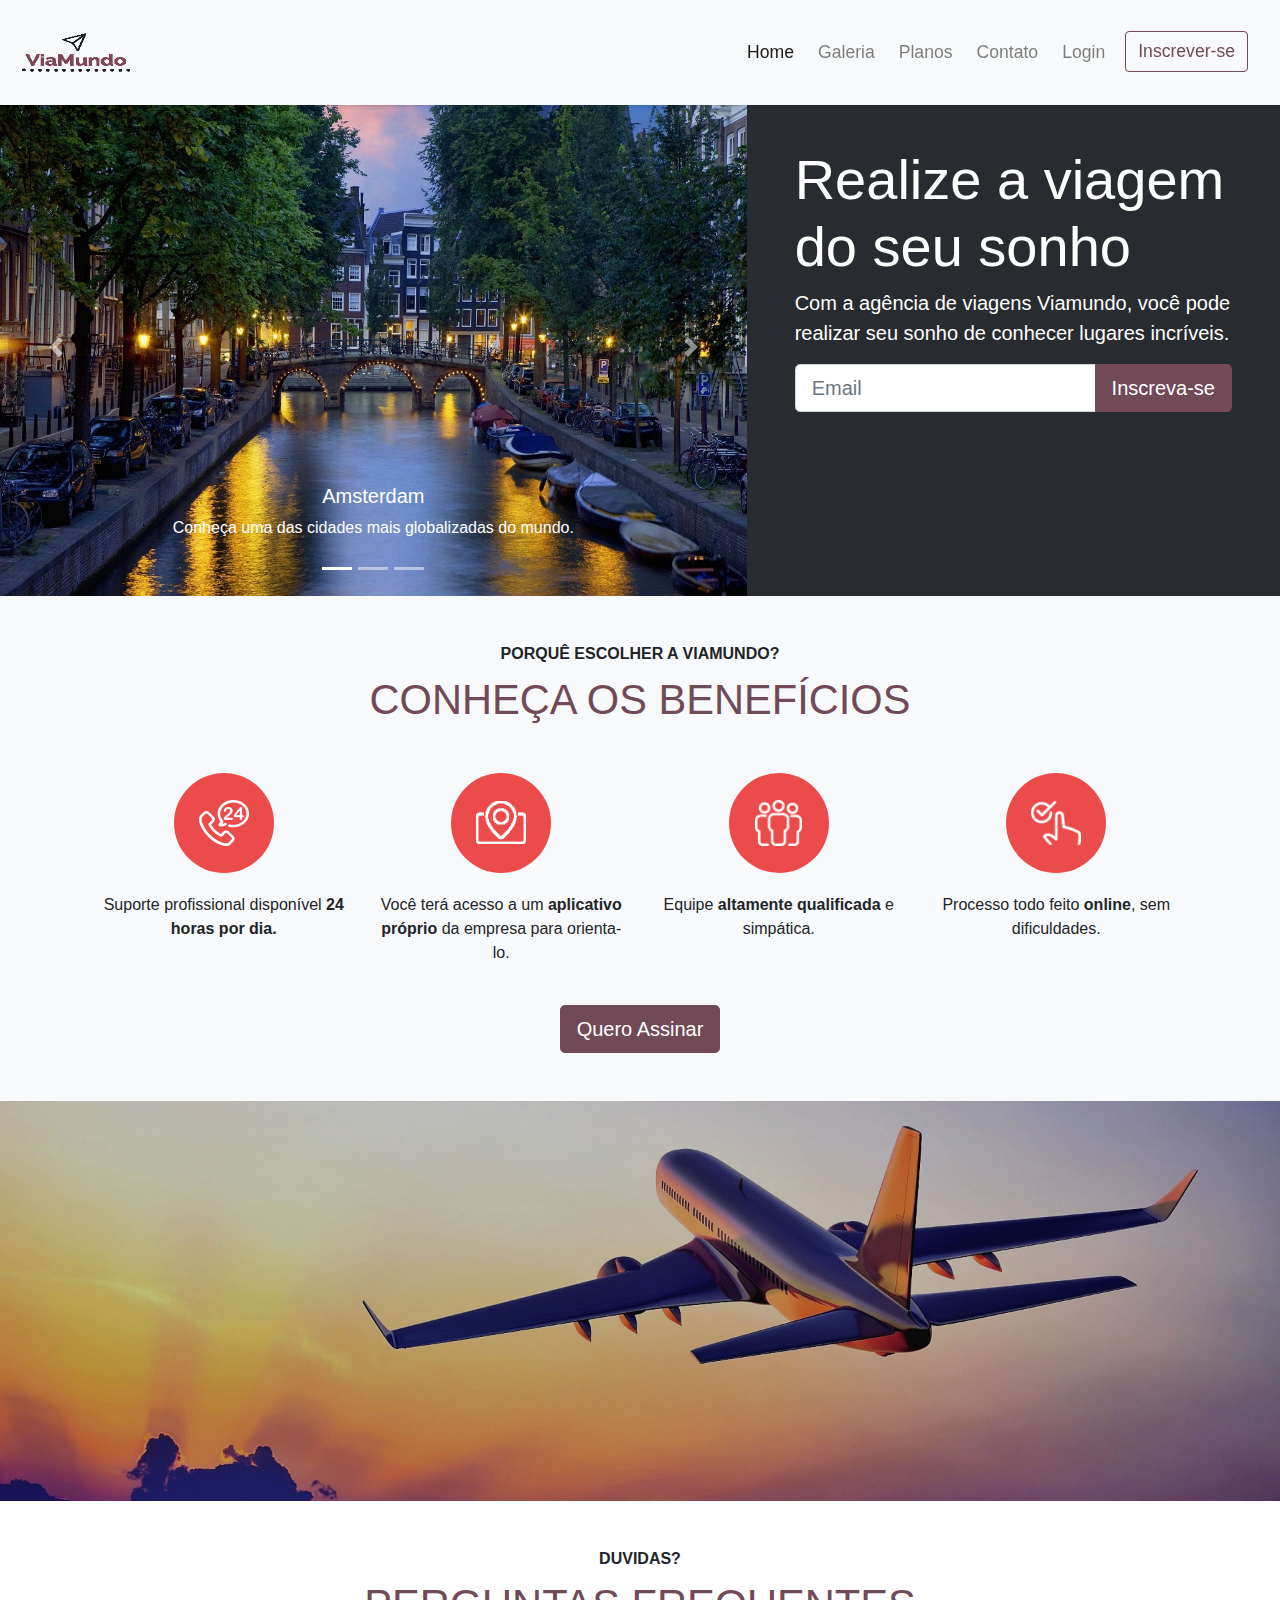
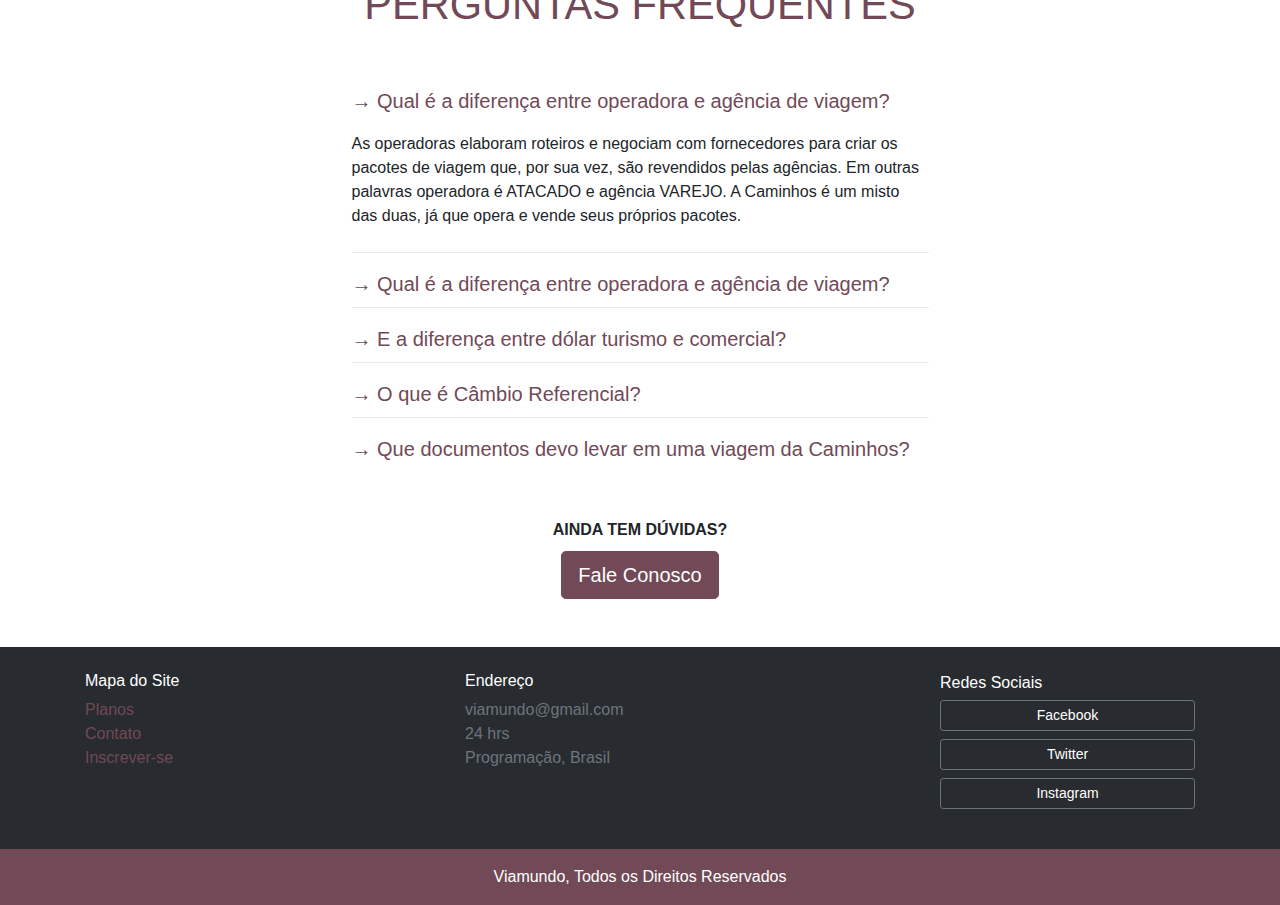
<file: index.html>
<!DOCTYPE html>
<html lang="pt-br">
<head>
    <meta charset="UTF-8">
    <meta name="viewport" content="width=device-width, initial-scale=1, shrink-to-fit=no">
    <title>ViaMundo</title>
    <link rel="icon" type="image/png" href="img/logo.png">
    <link rel="stylesheet" href="scss/bootstrap.css">
    <link rel="stylesheet" href="css/style.css">
</head>
<body>

<nav class="navbar navbar-expand-lg navbar-light bg-light fixed-top box-shadow">
    <a href="index.html"><img src="img/logo.png"></a>
    <button class="navbar-toggler" type="button" data-toggle="collapse" data-target="#navbarSupportedContent"
            aria-controls="navbarSupportedContent" aria-expanded="false" aria-label="Toggle navigation">
        <span class="navbar-toggler-icon"></span>
    </button>
    <div class="collapse navbar-collapse" id="navbarSupportedContent">
        <ul class="navbar-nav ml-auto">
            <li class="nav-item mx-1">
                <a class="nav-link active" href="index.html">Home</a>
            </li>
            <li class="nav-item mx-1">
                <a class="nav-link" href="galeria.html">Galeria</a>
            </li>
            <li class="nav-item mx-1">
                <a class="nav-link" href="planos.html">Planos</a>
            </li>
            <li class="nav-item mx-1">
                <a class="nav-link" href="contato.html">Contato</a>
            </li>
            <li class="nav-item mx-1">
                <a class="nav-link" data-toggle="modal" href="#" data-target="#modalLogin">Login</a>
            </li>

            <li class="nav-item mx-1 mr-3">
                <a class="btn btn-outline-primary ml-md-1" href="inscrever.html">Inscrever-se</a>
            </li>
        </ul>
    </div>
</nav>

<!-- Modal Login -->
<div class="modal fade" id="modalLogin" tabindex="-1" role="dialog" aria-labelledby="modalLoginLabel"
     aria-hidden="true">
    <div class="modal-dialog" role="document">
        <div class="modal-content">
            <div class="modal-header">
                <h5 class="modal-title" id="modalLoginLabel">Fazer Login</h5>
                <button type="button" class="close" data-dismiss="modal" aria-label="Fechar">
                    <span aria-hidden="true">&times;</span>
                </button>
            </div>
            <div class="modal-body">
                <form>
                    <div class="form-group">
                        <label for="login" class="col-form-label">Login:</label>
                        <input type="text" class="form-control" id="login" placeholder="Seu login"
                               aria-describedby="loginAjuda">
                        <small id="loginAjuda" class="form-text text-muted">Nós nunca guardamos seus dados para uso
                            pessoal.</small>
                    </div>
                    <div class="form-group">
                        <label for="senha" class="col-form-label">Senha:</label>
                        <input type="password" class="form-control" id="senha" placeholder="Sua senha"
                               aria-labelledby="esqueceuSenha">
                        <small id="esqueceuSenha" class="form-text text-muted">
                            Esqueceu sua senha? Clique <a href="#">aqui</a>
                        </small>
                    </div>
                </form>
            </div>
            <div class="modal-footer">
                <button type="button" class="btn btn-secondary" data-dismiss="modal">Cancelar</button>
                <button type="button" href="#" class="btn btn-primary">Enviar</button>
            </div>
        </div>
    </div>
</div>


<section class="container-fluid text-white">
    <div class="row bg-dark">
        <div class="col-lg-7 p-0">

            <div id="carouselExampleIndicators" class="carousel slide" data-ride="carousel">
                <ol class="carousel-indicators">
                    <li data-target="#carouselExampleIndicators" data-slide-to="0" class="active"></li>
                    <li data-target="#carouselExampleIndicators" data-slide-to="1"></li>
                    <li data-target="#carouselExampleIndicators" data-slide-to="2"></li>
                </ol>
                <div class="carousel-inner">
                    <div class="carousel-item active">
                        <img class="d-block w-100" src="img/carrousel/amsterdam-wallpapers-22.jpg" alt="Amsterdam">
                        <div class="carousel-caption d-none d-md-block">
                            <h5>Amsterdam</h5>
                            <p>Conheça uma das cidades mais globalizadas do mundo.</p>
                        </div>
                    </div>
                    <div class="carousel-item">
                        <img class="d-block w-100" src="img/fotos/paris-2017-home.jpg" alt="Paris">
                        <div class="carousel-caption d-none d-md-block">
                            <h5>Paris</h5>
                            <p>Descubra todas as belezas dessa cidade histórica.</p>
                        </div>
                    </div>
                    <div class="carousel-item">
                        <img class="d-block w-100"
                             src="img/carrousel/Brussels-Belgium-beautiful-autumn-scenery-houses-water-river-bridge-trees_1920x1200.jpg"
                             alt="Bruxelas">
                        <div class="carousel-caption d-none d-md-block">
                            <h5>Bruxelas</h5>
                            <p>Venha conhecer a sede da União Europeia.</p>
                        </div>
                    </div>
                </div>
                <a class="carousel-control-prev" href="#carouselExampleIndicators" role="button" data-slide="prev">
                    <span class="carousel-control-prev-icon" aria-hidden="true"></span>
                    <span class="sr-only">Previous</span>
                </a>
                <a class="carousel-control-next" href="#carouselExampleIndicators" role="button" data-slide="next">
                    <span class="carousel-control-next-icon" aria-hidden="true"></span>
                    <span class="sr-only">Next</span>
                </a>
            </div>

        </div>


        <div class="col-lg-5 p-5">
            <h1 class="display-4">Realize a viagem do seu sonho</h1>
            <p class="lead">Com a agência de viagens Viamundo, você pode realizar seu sonho de conhecer lugares
                incríveis.</p>
            <form>
                <div class="input-group input-group-lg">
                    <input type="text" class="form-control" placeholder="Email" aria-describedby="basic-addon2">
                    <div class="input-group-append">
                        <button class="btn btn-primary" type="button">Inscreva-se</button>
                    </div>
                </div>
            </form>
        </div>
    </div>
    </div>
</section>

<section class="escolha py-5 bg-light">
    <div class="container">
        <span class="h6 font-weight-bold text-uppercase d-block text-center pb-1">Porquê escolher a Viamundo?</span>
        <h2 class="display-4 text-primary text-center mb-5 text-uppercase">Conheça os benefícios</h2>
        <div class="row m-0">
            <div class="col-3">
                <div class="foto-escolha-box"><img src="img/icones/61_small_1468244179.png" class="foto-escolha"
                                                   alt="Suporte 24 horas">
                </div>
                <div class="texto"><p>Suporte profissional disponível <b>24 horas por dia.</b></p></div>
            </div>
            <div class="col-3">
                <div class="foto-escolha-box">
                    <div class="foto-escolha"><img src="img/icones/63_small_1468244189.png" class="foto-escolha"
                                                   alt="Operador sem taxa extra">
                    </div>
                </div>
                <div class="texto">Você terá acesso a um <b>aplicativo próprio</b> da empresa para orienta-lo.</p></div>

            </div>
            <div class="col-3">
                <div class="foto-escolha-box">
                    <div class="foto-escolha"><img src="img/icones/62_small_1468244189.png" class="foto-escolha"
                                                   alt="Equipe fantastica">
                    </div>
                </div>
                <div class="texto">Equipe <b>altamente qualificada</b> e simpática.</p></div>

            </div>
            <div class="col-3">
                <div class="foto-escolha-box">
                    <div class="foto-escolha"><img src="img/icones/64_small_1468244189.png" class="foto-escolha"
                                                   alt="Tudo online">
                    </div>
                </div>
                <div class="texto">Processo todo feito <b>online</b>, sem dificuldades.</p></div>
            </div>

        </div>
        <div class="text-center mt-4">
            <a href="planos.html" class="btn btn-primary btn-lg">Quero Assinar</a>
        </div>
    </div>

</section>

<section class="home-quote p-md-5">
    <blockquote class="blockquote text-center text-white p-md-5">
        <div style="display:none;" id="fade">
        <p class="pt-5"><em>As pessoas não fazem as viagens, as viagens fazem as pessoas.</em></p>
        <footer class="blockquote-footer text-white">John Steinbeck</footer>
        </div>
    </blockquote>
</section>

<section class="container-fluid p-md-5 escolha">
    <span class="h6 font-weight-bold text-uppercase d-block text-center pb-1">Duvidas?</span>
    <h2 class="display-4 text-primary text-center mb-5 text-uppercase">Perguntas Frequentes</h2>

    <div class="row justify-content-center">
        <div class="col-6" id="perguntas" data-children=".pergunta">
            <div class="pergunta py-2">
                <a class="lead" data-toggle="collapse" data-parent="#perguntas" href="#p1" aria-expanded="true"
                   aria-controls="p1">
                    → Qual é a diferença entre operadora e agência de viagem?
                </a>
                <div class="collapse show mt-3" role="tabpanel" id="p1">
                    <p>As operadoras elaboram roteiros e negociam com fornecedores para criar os pacotes de viagem que,
                        por sua vez, são revendidos pelas agências. Em outras palavras operadora é ATACADO e agência
                        VAREJO. A Caminhos é um misto das duas, já que opera e vende seus próprios pacotes.</p>
                </div>

            </div>

            <div class="dropdown-divider mt-0"></div>

            <div class="pergunta py-2">
                <a class="lead" data-toggle="collapse" data-parent="#perguntas" href="#p2" aria-expanded="true"
                   aria-controls="p2">
                    → Qual é a diferença entre operadora e agência de viagem?
                </a>
                <div class="collapse mt-3" role="tabpanel" id="p2">
                    <p>As operadoras elaboram roteiros e negociam com fornecedores para criar os pacotes de viagem que,
                        por sua vez, são revendidos pelas agências. Em outras palavras operadora é ATACADO e agência
                        VAREJO. A Caminhos é um misto das duas, já que opera e vende seus próprios pacotes.</p>
                </div>

            </div>

            <div class="dropdown-divider mt-0"></div>

            <div class="pergunta py-2">
                <a class="lead" data-toggle="collapse" data-parent="#perguntas" href="#p3" aria-expanded="true"
                   aria-controls="p3">
                    → E a diferença entre dólar turismo e comercial?
                </a>
                <div class="collapse mt-3" role="tabpanel" id="p3">
                    <p>Muitos se assustam ao descobrir que o dólar divulgado nos jornais não é o mesmo usado pelo setor
                        turístico, que trabalha com um valor, em média, 10 centavos mais caro. Isso acontece porque o
                        dólar comercial (da TV) é usado em transações de importação e exportação, enquanto que o turismo
                        (das operadoras) é usado para pagar os serviços do segmento no exterior e comprar moeda
                        estrangeira.</p></div>

            </div>

            <div class="dropdown-divider mt-0"></div>

            <div class="pergunta py-2">
                <a class="lead" data-toggle="collapse" data-parent="#perguntas" href="#p4" aria-expanded="true"
                   aria-controls="p4">
                    → O que é Câmbio Referencial?
                </a>
                <div class="collapse mt-3" role="tabpanel" id="p4">
                    <p>Como recebemos em REAL (R$) dos passageiros e pagamos em DÓLAR (U$) os fornecedores, inclusive os
                        europeus, fixamos o valor dos nossos pacotes em dinheiro estrangeiro para evitar prejuízos
                        motivados pela flutuação do câmbio. Por isso criamos o CÂMBIO REFERENCIAL, que funciona como um
                        parâmetro entre as duas moedas. Assim conseguimos calcular as prestações e emitir os boletos
                        para os passageiros até que os serviços contratados pela Caminhos sejam pagos. Isto ocorre, em
                        média, 30 dias antes do embarque dos grupos. Caso o DÓLAR TURISMO esteja 11 centavos mais caro
                        ou barato que o REFERENCIAL neste dia, cobraremos ou devolveremos a diferença conforme
                        contrato.</p></div>

            </div>

            <div class="dropdown-divider mt-0"></div>

            <div class="pergunta py-2">
                <a class="lead" data-toggle="collapse" data-parent="#perguntas" href="#p5" aria-expanded="true"
                   aria-controls="p5">
                    → Que documentos devo levar em uma viagem da Caminhos?
                </a>
                <div class="collapse mt-3" role="tabpanel" id="p5">
                    <p> Os documentos mais importantes são o PASSAPORTE com, no mínimo, 6 meses de validade a partir da
                        data de embarque, as PASSAGENS AÉREAS e os CARTÕES do SEGURO VIAGEM e de CRÉDITO INTERNACIONAL
                        (para emergências). VISTOS DE ENTRADA não são obrigatórios nos destinos operados pela gente.</p>
                </div>

            </div>

        </div>
    </div>
    <div class="text-center mt-5">
        <span class="h6 font-weight-bold text-uppercase d-block text-center pb-1">Ainda tem dúvidas?</span>
        <a href="contato.html" class="btn btn-primary btn-lg">Fale Conosco</a>
    </div>
</section>

<footer class="bg-dark text-white">
    <div class="container py-4">
        <div class="row">
            <div class="col-md-4 col-6">
                <h4 class="h6">Mapa do Site</h4>
                <ul class="list-unstyled">
                    <li><a href="planos.html">Planos</a></li>
                    <li><a href="contato.html">Contato</a></li>
                    <li><a href="inscrever.html">Inscrever-se</a></li>
                </ul>
            </div>
            <div class="col-md-5 col-6">
                <h4 class="h6">Endereço</h4>
                <ul class="list-unstyled text-secondary">
                    <li>viamundo@gmail.com</li>
                    <li>24 hrs</li>
                    <li>Programação, Brasil</li>
                </ul>
            </div>
            <div class="col-md-3 col-12">
                <h4 class="h6 d-inline-block">Redes Sociais</h4>
                <ul class="list-unstyled">
                    <li><a class="btn btn-outline-secondary mb-2 btn-block btn-sm">Facebook</a></li>
                    <li><a class="btn btn-outline-secondary mb-2 btn-block btn-sm">Twitter</a></li>
                    <li><a class="btn btn-outline-secondary mb-2 btn-block btn-sm">Instagram</a></li>
                </ul>
            </div>
        </div>
    </div>

    <div class="text-center py-3 bg-primary">
        <p class="mb-0">Viamundo, Todos os Direitos Reservados</p>
    </div>
</footer>

<script type="text/javascript" src="js/popper.min.js"></script>
<script type="text/javascript" src="js/jquery-3.4.1.min.js"></script>
<script type="text/javascript" src="js/bootstrap.min.js"></script>
<script type="text/javascript" src="js/script.js"></script>

</body>
</html>
</file>
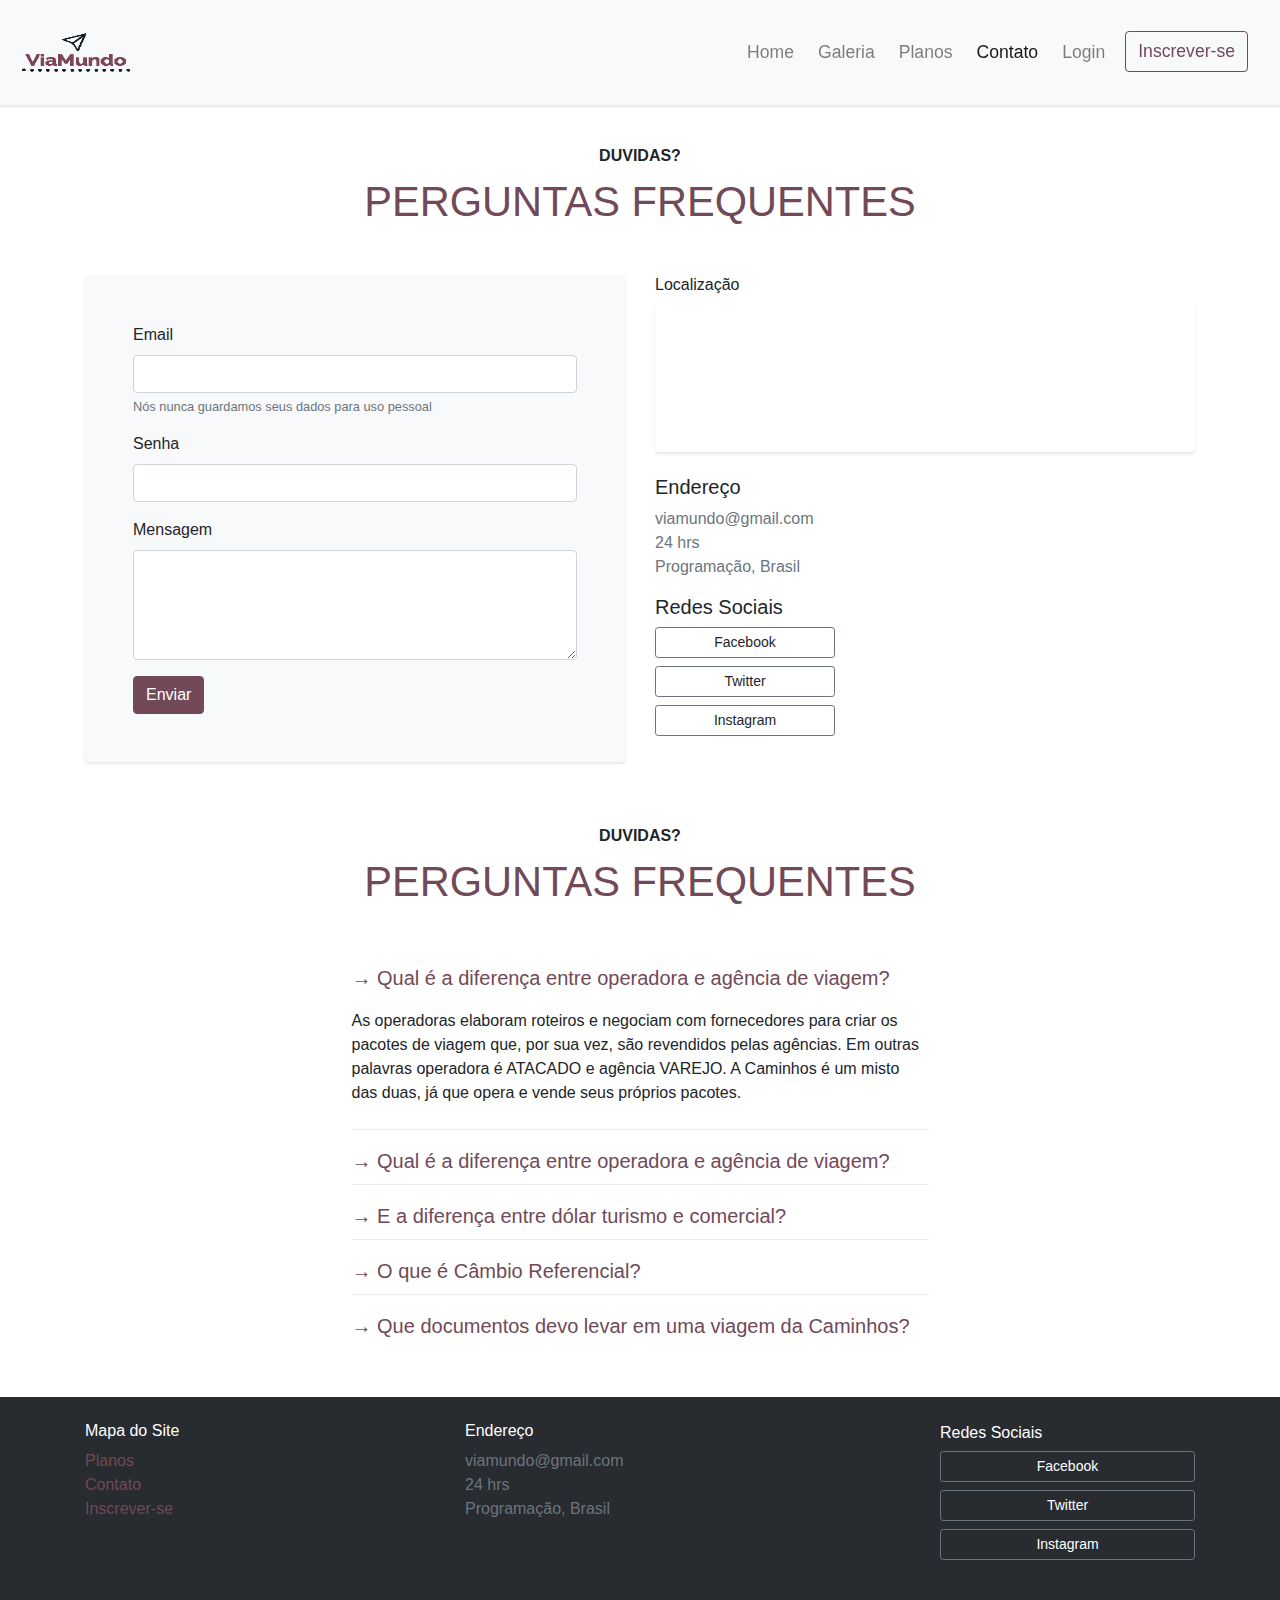
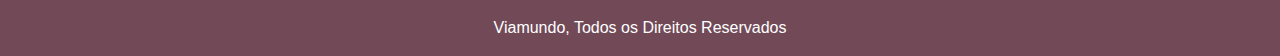
<file: contato.html>
<!DOCTYPE html>
<html lang="pt-br">
<head>
    <meta charset="UTF-8">
    <meta name="viewport" content="width=device-width, initial-scale=1, shrink-to-fit=no">
    <title>ViaMundo - Contato</title>
    <link rel="icon" type="image/png" href="img/logo.png">
    <link rel="stylesheet" href="scss/bootstrap.css">
    <link rel="stylesheet" href="css/style.css">
</head>
<body>


<!-- Modal Login -->
<div class="modal fade" id="modalLogin" tabindex="-1" role="dialog" aria-labelledby="modalLoginLabel"
     aria-hidden="true">
    <div class="modal-dialog" role="document">
        <div class="modal-content">
            <div class="modal-header">
                <h5 class="modal-title" id="modalLoginLabel">Fazer Login</h5>
                <button type="button" class="close" data-dismiss="modal" aria-label="Fechar">
                    <span aria-hidden="true">&times;</span>
                </button>
            </div>
            <div class="modal-body">
                <form>
                    <div class="form-group">
                        <label for="login" class="col-form-label">Login:</label>
                        <input type="text" class="form-control" id="login" placeholder="Seu login"
                               aria-describedby="loginAjuda">
                        <small id="loginAjuda" class="form-text text-muted">Nós nunca guardamos seus dados para uso
                            pessoal.</small>
                    </div>
                    <div class="form-group">
                        <label for="senha" class="col-form-label">Senha:</label>
                        <input type="password" class="form-control" id="senha" placeholder="Sua senha"
                               aria-labelledby="esqueceuSenha">
                        <small id="esqueceuSenha" class="form-text text-muted">
                            Esqueceu sua senha? Clique <a href="#">aqui</a>
                        </small>
                    </div>
                </form>
            </div>
            <div class="modal-footer">
                <button type="button" class="btn btn-secondary" data-dismiss="modal">Cancelar</button>
                <button type="button" href="#" class="btn btn-primary">Enviar</button>
            </div>
        </div>
    </div>
</div>

<nav class="navbar navbar-expand-lg navbar-light bg-light fixed-top box-shadow">
    <a href="index.html"><img src="img/logo.png"></a>
    <button class="navbar-toggler" type="button" data-toggle="collapse" data-target="#navbarSupportedContent"
            aria-controls="navbarSupportedContent" aria-expanded="false" aria-label="Toggle navigation">
        <span class="navbar-toggler-icon"></span>
    </button>
    <div class="collapse navbar-collapse" id="navbarSupportedContent">
        <ul class="navbar-nav ml-auto">
            <li class="nav-item mx-1">
                <a class="nav-link" href="index.html">Home</a>
            </li>
            <li class="nav-item mx-1">
                <a class="nav-link" href="galeria.html">Galeria</a>
            </li>
            <li class="nav-item mx-1">
                <a class="nav-link" href="planos.html">Planos</a>
            </li>
            <li class="nav-item mx-1">
                <a class="nav-link active" href="contato.html">Contato</a>
            </li>
            <li class="nav-item mx-1">
                <a class="nav-link" data-toggle="modal" href="#" data-target="#modalLogin">Login</a>
            </li>

            <li class="nav-item mx-1 mr-3">
                <a class="btn btn-outline-primary ml-md-1" href="inscrever.html">Inscrever-se</a>
            </li>
        </ul>
    </div>
</nav>

<section class="container escolha">
    <span class="h6 font-weight-bold text-uppercase d-block text-center  pt-5 pb-1">Duvidas?</span>
    <h2 class="display-4 text-primary text-center mb-5 text-uppercase">Perguntas Frequentes</h2>
    <div class="row">
        <div class="col">
            <div class="bg-light rounded p-4 box-shadow">
                <form class="p-4">
                    <div class="form-group">
                        <label for="email">Email </label>
                        <input type="email" class="form-control" id="email" aria-describedby="emailHelp">
                        <small id="emailHelp" class="form-text text-muted">Nós nunca guardamos seus dados para uso
                            pessoal</small>
                    </div>
                    <div class="form-group">
                        <label for="senhap">Senha</label>
                        <input type="password" class="form-control" id="senhap">
                    </div>
                    <div class="form-group">
                        <label for="mensagem">Mensagem</label>
                        <textarea class="form-control" id="mensagem" rows="4"></textarea>
                    </div>
                    <button type="submit" class="btn btn-primary">Enviar</button>
                </form>
            </div>

        </div>
        <div class="col">
            <h2 class="h6">Localização</h2>
            <iframe class="img-fluid box-shadow mb-3 rounded"
                    src="https://www.google.com/maps/embed?pb=!1m14!1m12!1m3!1d58803.03576414011!2d-47.098673290834554!3d-22.906371578865027!2m3!1f0!2f0!3f0!3m2!1i1024!2i768!4f13.1!5e0!3m2!1spt-BR!2sbr!4v1569691208699!5m2!1spt-BR!2sbr"
                    width="600" height="450" frameborder="0" style="border:0;" allowfullscreen=""></iframe>
            <h2 class="h5">Endereço</h2>
            <ul class="list-unstyled text-secondary">
                <li>viamundo@gmail.com</li>
                <li>24 hrs</li>
                <li>Programação, Brasil</li>
            </ul>
            <h2 class="h5">Redes Sociais</h2>
            <ul class="list-unstyled">
                <li><a style="max-width: 180px;" class="btn btn-outline-secondary mb-2 btn-block btn-sm">Facebook</a>
                </li>
                <li><a style="max-width: 180px;" class="btn btn-outline-secondary mb-2 btn-block btn-sm">Twitter</a>
                </li>
                <li><a style="max-width: 180px;" class="btn btn-outline-secondary mb-2 btn-block btn-sm">Instagram</a>
                </li>
            </ul>
        </div>

    </div>

</section>


<section class="container-fluid p-md-5 mt-3 escolha">
    <span class="h6 font-weight-bold text-uppercase d-block text-center pb-1">Duvidas?</span>
    <h2 class="display-4 text-primary text-center mb-5 text-uppercase">Perguntas Frequentes</h2>

    <div class="row justify-content-center">
        <div class="col-6" id="perguntas" data-children=".pergunta">
            <div class="pergunta py-2">
                <a class="lead" data-toggle="collapse" data-parent="#perguntas" href="#p1" aria-expanded="true"
                   aria-controls="p1">
                    → Qual é a diferença entre operadora e agência de viagem?
                </a>
                <div class="collapse show mt-3" role="tabpanel" id="p1">
                    <p>As operadoras elaboram roteiros e negociam com fornecedores para criar os pacotes de viagem que,
                        por sua vez, são revendidos pelas agências. Em outras palavras operadora é ATACADO e agência
                        VAREJO. A Caminhos é um misto das duas, já que opera e vende seus próprios pacotes.</p>
                </div>

            </div>

            <div class="dropdown-divider mt-0"></div>

            <div class="pergunta py-2">
                <a class="lead" data-toggle="collapse" data-parent="#perguntas" href="#p2" aria-expanded="true"
                   aria-controls="p2">
                    → Qual é a diferença entre operadora e agência de viagem?
                </a>
                <div class="collapse mt-3" role="tabpanel" id="p2">
                    <p>As operadoras elaboram roteiros e negociam com fornecedores para criar os pacotes de viagem que,
                        por sua vez, são revendidos pelas agências. Em outras palavras operadora é ATACADO e agência
                        VAREJO. A Caminhos é um misto das duas, já que opera e vende seus próprios pacotes.</p>
                </div>

            </div>

            <div class="dropdown-divider mt-0"></div>

            <div class="pergunta py-2">
                <a class="lead" data-toggle="collapse" data-parent="#perguntas" href="#p3" aria-expanded="true"
                   aria-controls="p3">
                    → E a diferença entre dólar turismo e comercial?
                </a>
                <div class="collapse mt-3" role="tabpanel" id="p3">
                    <p>Muitos se assustam ao descobrir que o dólar divulgado nos jornais não é o mesmo usado pelo setor
                        turístico, que trabalha com um valor, em média, 10 centavos mais caro. Isso acontece porque o
                        dólar comercial (da TV) é usado em transações de importação e exportação, enquanto que o turismo
                        (das operadoras) é usado para pagar os serviços do segmento no exterior e comprar moeda
                        estrangeira.</p></div>

            </div>

            <div class="dropdown-divider mt-0"></div>

            <div class="pergunta py-2">
                <a class="lead" data-toggle="collapse" data-parent="#perguntas" href="#p4" aria-expanded="true"
                   aria-controls="p4">
                    → O que é Câmbio Referencial?
                </a>
                <div class="collapse mt-3" role="tabpanel" id="p4">
                    <p>Como recebemos em REAL (R$) dos passageiros e pagamos em DÓLAR (U$) os fornecedores, inclusive os
                        europeus, fixamos o valor dos nossos pacotes em dinheiro estrangeiro para evitar prejuízos
                        motivados pela flutuação do câmbio. Por isso criamos o CÂMBIO REFERENCIAL, que funciona como um
                        parâmetro entre as duas moedas. Assim conseguimos calcular as prestações e emitir os boletos
                        para os passageiros até que os serviços contratados pela Caminhos sejam pagos. Isto ocorre, em
                        média, 30 dias antes do embarque dos grupos. Caso o DÓLAR TURISMO esteja 11 centavos mais caro
                        ou barato que o REFERENCIAL neste dia, cobraremos ou devolveremos a diferença conforme
                        contrato.</p></div>

            </div>

            <div class="dropdown-divider mt-0"></div>

            <div class="pergunta py-2">
                <a class="lead" data-toggle="collapse" data-parent="#perguntas" href="#p5" aria-expanded="true"
                   aria-controls="p5">
                    → Que documentos devo levar em uma viagem da Caminhos?
                </a>
                <div class="collapse mt-3" role="tabpanel" id="p5">
                    <p> Os documentos mais importantes são o PASSAPORTE com, no mínimo, 6 meses de validade a partir da
                        data de embarque, as PASSAGENS AÉREAS e os CARTÕES do SEGURO VIAGEM e de CRÉDITO INTERNACIONAL
                        (para emergências). VISTOS DE ENTRADA não são obrigatórios nos destinos operados pela gente.</p>
                </div>

            </div>

        </div>
    </div>
</section>

<footer class="bg-dark text-white">
    <div class="container py-4">
        <div class="row">
            <div class="col-md-4 col-6">
                <h4 class="h6">Mapa do Site</h4>
                <ul class="list-unstyled">
                    <li><a href="planos.html">Planos</a></li>
                    <li><a href="contato.html">Contato</a></li>
                    <li><a href="inscrever.html">Inscrever-se</a></li>
                </ul>
            </div>
            <div class="col-md-5 col-6">
                <h4 class="h6">Endereço</h4>
                <ul class="list-unstyled text-secondary">
                    <li>viamundo@gmail.com</li>
                    <li>24 hrs</li>
                    <li>Programação, Brasil</li>
                </ul>
            </div>
            <div class="col-md-3 col-12">
                <h4 class="h6 d-inline-block">Redes Sociais</h4>
                <ul class="list-unstyled">
                    <li><a class="btn btn-outline-secondary mb-2 btn-block btn-sm">Facebook</a></li>
                    <li><a class="btn btn-outline-secondary mb-2 btn-block btn-sm">Twitter</a></li>
                    <li><a class="btn btn-outline-secondary mb-2 btn-block btn-sm">Instagram</a></li>
                </ul>
            </div>
        </div>
    </div>

    <div class="text-center py-3 bg-primary">
        <p class="mb-0">Viamundo, Todos os Direitos Reservados</p>
    </div>
</footer>



<script type="text/javascript" src="js/popper.min.js"></script>
<script type="text/javascript" src="js/jquery-3.4.1.min.js"></script>
<script type="text/javascript" src="js/bootstrap.min.js"></script>

</body>
</html>
</file>
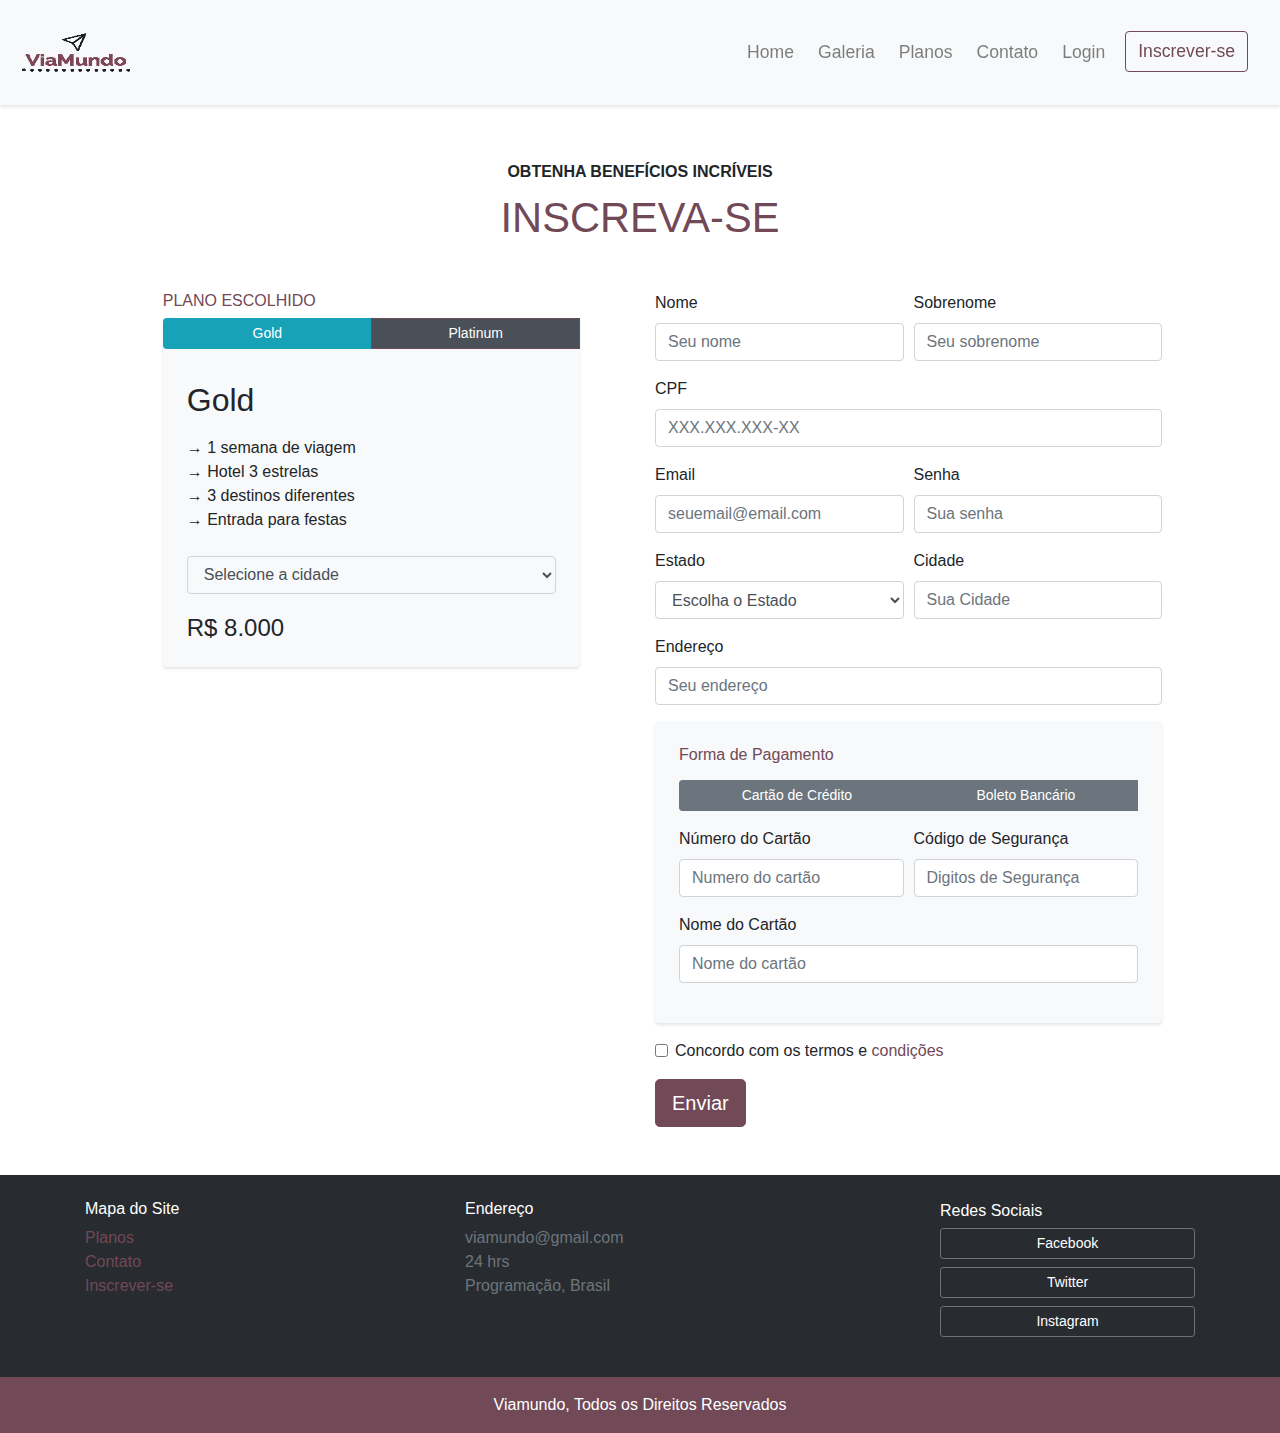
<file: inscrever.html>
<!DOCTYPE html>
<html lang="pt-br">
<head>
    <meta charset="UTF-8">
    <meta name="viewport" content="width=device-width, initial-scale=1, shrink-to-fit=no">
    <title>ViaMundo - Inscrição</title>
    <link rel="icon" type="image/png" href="img/logo.png">
    <link rel="stylesheet" href="scss/bootstrap.css">
    <link rel="stylesheet" href="css/style.css">
</head>
<body>


<!-- Modal  Login-->
<div class="modal fade" id="modalLogin" tabindex="-1" role="dialog" aria-labelledby="modalLoginLabel"
     aria-hidden="true">
    <div class="modal-dialog" role="document">
        <div class="modal-content">
            <div class="modal-header">
                <h5 class="modal-title" id="modalLoginLabel">Fazer Login</h5>
                <button type="button" class="close" data-dismiss="modal" aria-label="Fechar">
                    <span aria-hidden="true">&times;</span>
                </button>
            </div>
            <div class="modal-body">
                <form>
                    <div class="form-group">
                        <label for="login" class="col-form-label">Login:</label>
                        <input type="text" class="form-control" id="login" placeholder="Seu login"
                               aria-describedby="loginAjuda">
                        <small id="loginAjuda" class="form-text text-muted">Nós nunca guardamos seus dados para uso
                            pessoal.</small>
                    </div>
                    <div class="form-group">
                        <label for="senha" class="col-form-label">Senha:</label>
                        <input type="password" class="form-control" id="senha" placeholder="Sua senha"
                               aria-labelledby="esqueceuSenha">
                        <small id="esqueceuSenha" class="form-text text-muted">
                            Esqueceu sua senha? Clique <a href="#">aqui</a>
                        </small>
                    </div>
                </form>
            </div>
            <div class="modal-footer">
                <button type="button" class="btn btn-secondary" data-dismiss="modal">Cancelar</button>
                <button type="button" href="#" class="btn btn-primary">Enviar</button>
            </div>
        </div>
    </div>
</div>


<nav class="navbar navbar-expand-lg navbar-light bg-light fixed-top box-shadow">
    <a href="index.html"><img src="img/logo.png"></a>
    <button class="navbar-toggler" type="button" data-toggle="collapse" data-target="#navbarSupportedContent"
            aria-controls="navbarSupportedContent" aria-expanded="false" aria-label="Toggle navigation">
        <span class="navbar-toggler-icon"></span>
    </button>
    <div class="collapse navbar-collapse" id="navbarSupportedContent">
        <ul class="navbar-nav ml-auto">
            <li class="nav-item mx-1">
                <a class="nav-link" href="index.html">Home</a>
            </li>
            <li class="nav-item mx-1">
                <a class="nav-link" href="galeria.html">Galeria</a>
            </li>
            <li class="nav-item mx-1">
                <a class="nav-link" href="planos.html">Planos</a>
            </li>
            <li class="nav-item mx-1">
                <a class="nav-link" href="contato.html">Contato</a>
            </li>
            <li class="nav-item mx-1">
                <a class="nav-link" data-toggle="modal" href="#" data-target="#modalLogin">Login</a>
            </li>

            <li class="nav-item mx-1 mr-3">
                <a class="btn btn-outline-primary ml-md-1" href="inscrever.html">Inscrever-se</a>
            </li>
        </ul>
    </div>
</nav>


<section class="container p-md-5 mt-3 escolha">
    <span class="h6 font-weight-bold text-uppercase d-block text-center pb-1">Obtenha Benefícios Incríveis</span>
    <h2 class="display-4 text-primary text-center mb-5 text-uppercase">Inscreva-se</h2>
    <div class="row">
        <form class="col-lg-6">
            <div class="form-row">
                <div class="form-group col-md-6">
                    <label for="nome">Nome</label>
                    <input type="text" class="form-control" id="nome" placeholder="Seu nome">
                </div>
                <div class="form-group col-md-6">
                    <label for="sobrenome">Sobrenome</label>
                    <input type="text" class="form-control" id="sobrenome" placeholder="Seu sobrenome">
                </div>
            </div>
            <div class="form-group">
                <label for="cpf">CPF</label>
                <input type="text" class="form-control" id="cpf" placeholder="XXX.XXX.XXX-XX">
            </div>
            <div class="form-row">
                <div class="form-group col-md-6">
                    <label for="email">Email</label>
                    <input type="text" class="form-control" id="email" placeholder="seuemail@email.com">
                </div>
                <div class="form-group col-md-6">
                    <label for="senha">Senha</label>
                    <input type="password" class="form-control" id="password" placeholder="Sua senha">
                </div>
            </div>
            <div class="form-row">
                <div class="form-group col-md-6">
                    <label for="estado">Estado</label>
                    <select class="form-control" id="estado">
                        <option selected>Escolha o Estado</option>
                        <option>Rio Grande do Sul</option>
                        <option>São Paulo</option>
                        <option>Minas Gerais</option>
                        <option>Rio de Janeiro</option>
                        <option>Alagoas</option>
                        <option>Santa Catarina</option>
                        <option>Pernambuco</option>
                        <option>Ceará</option>
                    </select>
                </div>
                <div class="form-group col-md-6">
                    <label for="cidade">Cidade</label>
                    <input type="text" class="form-control" id="cidade" placeholder="Sua Cidade">
                </div>
            </div>
            <div class="form-group">
                <label for="endereco">Endereço</label>
                <input type="text" class="form-control" id="endereco" placeholder="Seu endereço">

            </div>
            <div class="bg-light rounded box-shadow p-4 mb-3 form-group">
                <h2 class="h6 text-primary">Forma de Pagamento</h2>
                <nav class="nav btn-group mt-3" id="formaPagamento" role="tablist">
                    <button type="button" class="btn btn-secondary btn-sm" id="cartaoCredito" data-toggle="tab"
                            href="#cartao" role="tab" aria-controls="cartao" aria-selected="true">
                        Cartão de Crédito
                    </button>
                    <button type="button" class="btn btn-secondary btn-sm" id="boletoBancario" data-toggle="tab"
                            href="#boleto" role="tab" aria-controls="boleto" aria-selected="false">
                        Boleto Bancário
                    </button>
                    <div class="tab-content" id="formaPagamentoContent">
                        <div class="tab-pane fade show active" id="cartao" role="tabpanel"
                             aria-labelledby="cartaoCredito">

                            <div class="form-row mt-3">
                                <div class="form-group col-md-6">
                                    <label for="numerocartao">Número do Cartão</label>
                                    <input type="text" class="form-control" id="numerocartao"
                                           placeholder="Numero do cartão">
                                </div>
                                <div class="form-group col-md-6">
                                    <label for="codigoseguranca">Código de Segurança</label>
                                    <input type="text" class="form-control" id="codigoseguranca"
                                           placeholder="Digitos de Segurança">
                                </div>
                            </div>
                            <div class="form-group">
                                <label for="nomecartao">Nome do Cartão</label>
                                <input type="text" class="form-control" id="nomecartao" placeholder="Nome do cartão">
                            </div>


                        </div>

                        <div class="tab-pane fade show mt-3" id="boleto" role="tabpanel"
                             aria-labelledby="boletoBancario">
                            <p class="lead">Clique em contratar plano para enviarmos um email para você.</p>
                        </div>
                    </div>

                </nav>
            </div>
            <div class="form-check">
                <input class="form-check-input" type="checkbox" id="aceitar">
                <label class="form-check-label" for="aceitar">
                    Concordo com os termos e <a href="#">condições</a>
                </label>
            </div>
            <button type="submit" class="btn btn-primary btn-lg mt-3">Enviar</button>
        </form>


        <div class="col-lg-5 order-first mx-auto mb-5">
            <h2 class="h6 text-primary text-uppercase">Plano Escolhido</h2>
            <div id="plano" role="tablist">
                <div class="bg-light rounded box-shadow">
                    <nav class="nav btn-group">
                        <button style="width:50%;" type="button" class="btn btn-info btn-sm" id="planoGold"
                                data-toggle="tab"
                                href="#gold" role="tab" aria-controls="gold" aria-selected="true">
                            Gold
                        </button>
                        <button style="width: 50%; background-color: #495057;" type="button"
                                class="btn btn-primary btn-sm" id="planoPlatinum" data-toggle="tab"
                                href="#platinum" role="tab" aria-controls="platinum" aria-selected="false">
                            Platinum
                        </button>
                        <div class="tab-content p-4" style="width: 100%;" id="planoContent">
                            <div class="tab-pane fade show active" id="gold" role="tabpanel"
                                 aria-labelledby="cartaoCredito">
                                <h2 class="mt-2">Gold</h2>
                                <ul class="list-unstyled mt-3">
                                    <li>→ 1 semana de viagem</li>
                                    <li>→ Hotel 3 estrelas</li>
                                    <li>→ 3 destinos diferentes</li>
                                    <li>→ Entrada para festas</li>
                                </ul>

                                <div class="form-group pt-2 pb-1">
                                    <select class="form-control bg-light" id="cidadesG">
                                        <option selected>Selecione a cidade</option>
                                        <option>Bruxelas</option>
                                        <option>Paris</option>
                                        <option>Amsterdam</option>
                                    </select>
                                </div>
                                <span class="h4">R$ 8.000</span>

                            </div>

                            <div class="tab-pane fade show" id="platinum" role="tabpanel"
                                 aria-labelledby="planoPlatinum">
                                <h2 class="mt-2">Platinum</h2>
                                <ul class="list-unstyled mt-3">
                                    <li>→ 3 semanas de viagem</li>
                                    <li>→ Hotel 6 estrelas</li>
                                    <li>→ 4 destinos diferentes</li>
                                    <li>→ Entrada para festas</li>
                                </ul>

                                <div class="form-group pt-2 pb-1">
                                    <select class="form-control bg-light" id="cidadesP">
                                        <option selected>Selecione a cidade</option>
                                        <option>Bruxelas</option>
                                        <option>Paris</option>
                                        <option>Amsterdam</option>
                                    </select>
                                </div>
                                <span class="h4">R$ 20.000</span>

                            </div>
                        </div>

                    </nav>
                </div>
            </div>

        </div>

    </div>
</section>


<footer class="bg-dark text-white">
    <div class="container py-4">
        <div class="row">
            <div class="col-md-4 col-6">
                <h4 class="h6">Mapa do Site</h4>
                <ul class="list-unstyled">
                    <li><a href="planos.html">Planos</a></li>
                    <li><a href="contato.html">Contato</a></li>
                    <li><a href="inscrever.html">Inscrever-se</a></li>
                </ul>
            </div>
            <div class="col-md-5 col-6">
                <h4 class="h6">Endereço</h4>
                <ul class="list-unstyled text-secondary">
                    <li>viamundo@gmail.com</li>
                    <li>24 hrs</li>
                    <li>Programação, Brasil</li>
                </ul>
            </div>
            <div class="col-md-3 col-12">
                <h4 class="h6 d-inline-block">Redes Sociais</h4>
                <ul class="list-unstyled">
                    <li><a class="btn btn-outline-secondary mb-2 btn-block btn-sm">Facebook</a></li>
                    <li><a class="btn btn-outline-secondary mb-2 btn-block btn-sm">Twitter</a></li>
                    <li><a class="btn btn-outline-secondary mb-2 btn-block btn-sm">Instagram</a></li>
                </ul>
            </div>
        </div>
    </div>

    <div class="text-center py-3 bg-primary">
        <p class="mb-0">Viamundo, Todos os Direitos Reservados</p>
    </div>
</footer>


<script type="text/javascript" src="js/popper.min.js"></script>
<script type="text/javascript" src="js/jquery-3.4.1.min.js"></script>
<script type="text/javascript" src="js/bootstrap.min.js"></script>

</body>
</file>
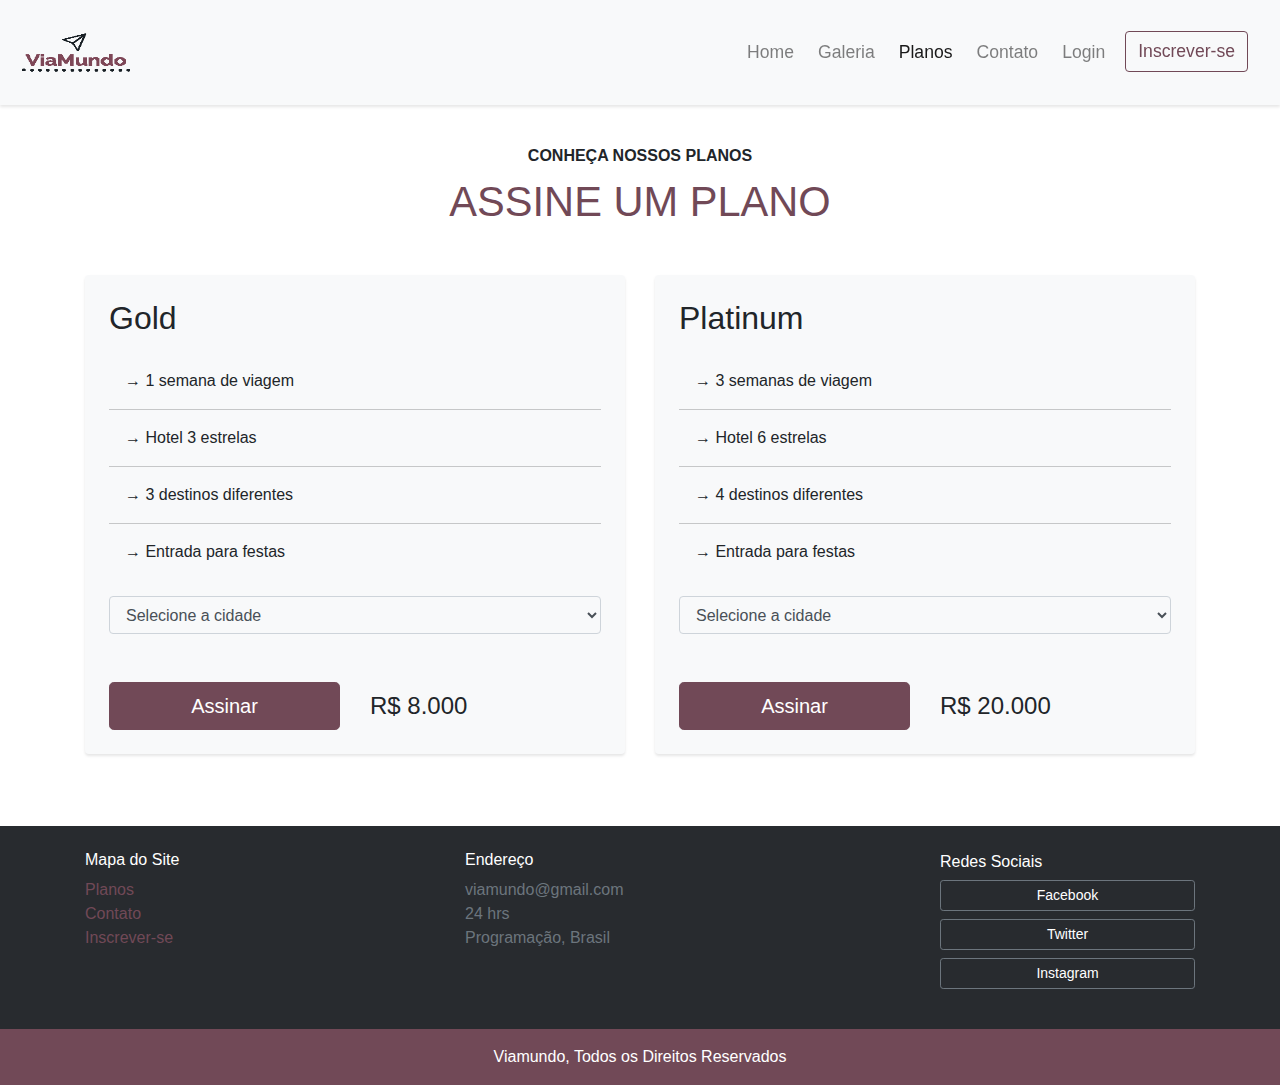
<file: planos.html>
<!DOCTYPE html>
<html lang="pt-br">
<head>
    <meta charset="UTF-8">
    <meta name="viewport" content="width=device-width, initial-scale=1, shrink-to-fit=no">
    <title>ViaMundo - Planos</title>
    <link rel="icon" type="image/png" href="img/logo.png">
    <link rel="stylesheet" href="scss/bootstrap.css">
    <link rel="stylesheet" href="css/style.css">
</head>
<body>

<!-- Modal Login -->
<div class="modal fade" id="modalLogin" tabindex="-1" role="dialog" aria-labelledby="modalLoginLabel"
     aria-hidden="true">
    <div class="modal-dialog" role="document">
        <div class="modal-content">
            <div class="modal-header">
                <h5 class="modal-title" id="modalLoginLabel">Fazer Login</h5>
                <button type="button" class="close" data-dismiss="modal" aria-label="Fechar">
                    <span aria-hidden="true">&times;</span>
                </button>
            </div>
            <div class="modal-body">
                <form>
                    <div class="form-group">
                        <label for="login" class="col-form-label">Login:</label>
                        <input type="text" class="form-control" id="login" placeholder="Seu login"
                               aria-describedby="loginAjuda">
                        <small id="loginAjuda" class="form-text text-muted">Nós nunca guardamos seus dados para uso
                            pessoal.</small>
                    </div>
                    <div class="form-group">
                        <label for="senha" class="col-form-label">Senha:</label>
                        <input type="password" class="form-control" id="senha" placeholder="Sua senha"
                               aria-labelledby="esqueceuSenha">
                        <small id="esqueceuSenha" class="form-text text-muted">
                            Esqueceu sua senha? Clique <a href="#">aqui</a>
                        </small>
                    </div>
                </form>
            </div>
            <div class="modal-footer">
                <button type="button" class="btn btn-secondary" data-dismiss="modal">Cancelar</button>
                <button type="button" href="#" class="btn btn-primary">Enviar</button>
            </div>
        </div>
    </div>
</div>


<nav class="navbar navbar-expand-lg navbar-light bg-light fixed-top box-shadow">
    <a href="index.html"><img src="img/logo.png"></a>
    <button class="navbar-toggler" type="button" data-toggle="collapse" data-target="#navbarSupportedContent"
            aria-controls="navbarSupportedContent" aria-expanded="false" aria-label="Toggle navigation">
        <span class="navbar-toggler-icon"></span>
    </button>
    <div class="collapse navbar-collapse" id="navbarSupportedContent">
        <ul class="navbar-nav ml-auto">
            <li class="nav-item mx-1">
                <a class="nav-link" href="index.html">Home</a>
            </li>
            <li class="nav-item mx-1">
                <a class="nav-link" href="galeria.html">Galeria</a>
            </li>
            <li class="nav-item mx-1">
                <a class="nav-link active" href="planos.html">Planos</a>
            </li>
            <li class="nav-item mx-1">
                <a class="nav-link" href="contato.html">Contato</a>
            </li>
            <li class="nav-item mx-1">
                <a class="nav-link" data-toggle="modal" href="#" data-target="#modalLogin">Login</a>
            </li>

            <li class="nav-item mx-1 mr-3">
                <a class="btn btn-outline-primary ml-md-1" href="inscrever.html">Inscrever-se</a>
            </li>
        </ul>
    </div>
</nav>


<section class="py-5 assine">
    <div class="container">
        <span class="h6 font-weight-bold text-uppercase d-block text-center pb-1">Conheça nossos planos</span>
        <h2 style="font-size: 2.6rem;" class="display-4 text-primary text-center mb-5 text-uppercase">Assine um
            plano</h2>
        <div class="row">
            <div class="col-md mb-4">
                <div class="bg-light rounded p-4 box-shadow">
                    <h2>Gold</h2>
                    <ul class="list-unstyled mt-3">
                        <li>→ 1 semana de viagem</li>
                        <li>→ Hotel 3 estrelas</li>
                        <li>→ 3 destinos diferentes</li>
                        <li>→ Entrada para festas</li>
                    </ul>
                    <form>
                        <div class="form-group">
                            <select class="form-control bg-light" id="cidadesG">
                                <option selected>Selecione a cidade</option>
                                <option>Bruxelas</option>
                                <option>Paris</option>
                                <option>Amsterdam</option>
                            </select>
                        </div>
                    </form>
                    <div class="row mt-5 align-items-center">
                        <div class="col">
                            <a href="inscrever.html" class="btn btn-primary btn-lg btn-block">Assinar</a>
                        </div>
                        <div class="col">
                            <span class="h4">R$ 8.000</span>
                        </div>
                    </div>
                </div>
            </div>

            <div class="col-md mb-4">
                <div class="bg-light rounded p-4 box-shadow">
                    <h2>Platinum</h2>
                    <ul class="list-unstyled mt-3">
                        <li>→ 3 semanas de viagem</li>
                        <li>→ Hotel 6 estrelas</li>
                        <li>→ 4 destinos diferentes</li>
                        <li>→ Entrada para festas</li>
                    </ul>
                    <form>
                        <div class="form-group">
                            <select class="form-control bg-light" id="cidadesP">
                                <option>Selecione a cidade</option>
                                <option>Bruxelas</option>
                                <option>Paris</option>
                                <option>Amsterdam</option>
                            </select>
                        </div>
                    </form>
                    <div class="row mt-5 align-items-center">
                        <div class="col">
                            <a href="inscrever.html" class="btn btn-primary btn-lg btn-block">Assinar</a>
                        </div>
                        <div class="col">
                            <span class="h4">R$ 20.000</span>
                        </div>
                    </div>
                </div>
            </div>

        </div>
    </div>
</section>




<footer class="bg-dark text-white">
    <div class="container py-4">
        <div class="row">
            <div class="col-md-4 col-6">
                <h4 class="h6">Mapa do Site</h4>
                <ul class="list-unstyled">
                    <li><a href="planos.html">Planos</a></li>
                    <li><a href="contato.html">Contato</a></li>
                    <li><a href="inscrever.html">Inscrever-se</a></li>
                </ul>
            </div>
            <div class="col-md-5 col-6">
                <h4 class="h6">Endereço</h4>
                <ul class="list-unstyled text-secondary">
                    <li>viamundo@gmail.com</li>
                    <li>24 hrs</li>
                    <li>Programação, Brasil</li>
                </ul>
            </div>
            <div class="col-md-3 col-12">
                <h4 class="h6 d-inline-block">Redes Sociais</h4>
                <ul class="list-unstyled">
                    <li><a class="btn btn-outline-secondary mb-2 btn-block btn-sm">Facebook</a></li>
                    <li><a class="btn btn-outline-secondary mb-2 btn-block btn-sm">Twitter</a></li>
                    <li><a class="btn btn-outline-secondary mb-2 btn-block btn-sm">Instagram</a></li>
                </ul>
            </div>
        </div>
    </div>

    <div class="text-center py-3 bg-primary">
        <p class="mb-0">Viamundo, Todos os Direitos Reservados</p>
    </div>
</footer>

<script type="text/javascript" src="js/popper.min.js"></script>
<script type="text/javascript" src="js/jquery-3.4.1.min.js"></script>
<script type="text/javascript" src="js/bootstrap.min.js"></script>


</body>
</html>
</file>
<file: css/style.css>
body {
    font-family: "Helvetica Neue", Arial, sans-serif;
    padding-top: 98px;
}

.navbar img {
    width: 120px;
    height: 89px;
    vertical-align: middle;
}

.navbar a {
    font-size: 1.1rem;
}

.box-shadow {
    box-shadow: 0 2px 3px 0 rgba(0, 0, 0, 0.1);
}

.foto-escolha-box {
    margin: 0 auto 10px auto;
    background-color: #EC4B4B;
    border-radius: 100%;
    height: 100px;
    width: 100px;
    padding: 10px;
    position: relative;

}

.foto-escolha {
    position: absolute;
    top: 50%;
    left: 50%;
    -webkit-transform: translate(-50%, -50%);
    -ms-transform: translate(-50%, -50%);
    transform: translate(-50%, -50%);

}

.escolha .texto {
    text-align: center;
    padding-top: 10px;
    font-size: 1rem;

}

.escolha .display-4 {
    font-size: 2.6rem;

}

.home-quote {
    background: url("../img/viagem-programada-1.jpg") center center;
    background-size: cover;
    height: 400px;
}

.home-quote blockquote {
    position: relative;
    bottom: -150px;
    font-size: 1.3rem;
}

.galeria img {
    height: 300px;
    width: 700px;
    margin-bottom: 20px;
}


.galeria img:hover {
    opacity: 0.7;
}

.assine li {
    padding: 1rem;
}

.assine li + li {
    border-top: 1px solid rgba(0, 0, 0, 0.2);
}
</file>
